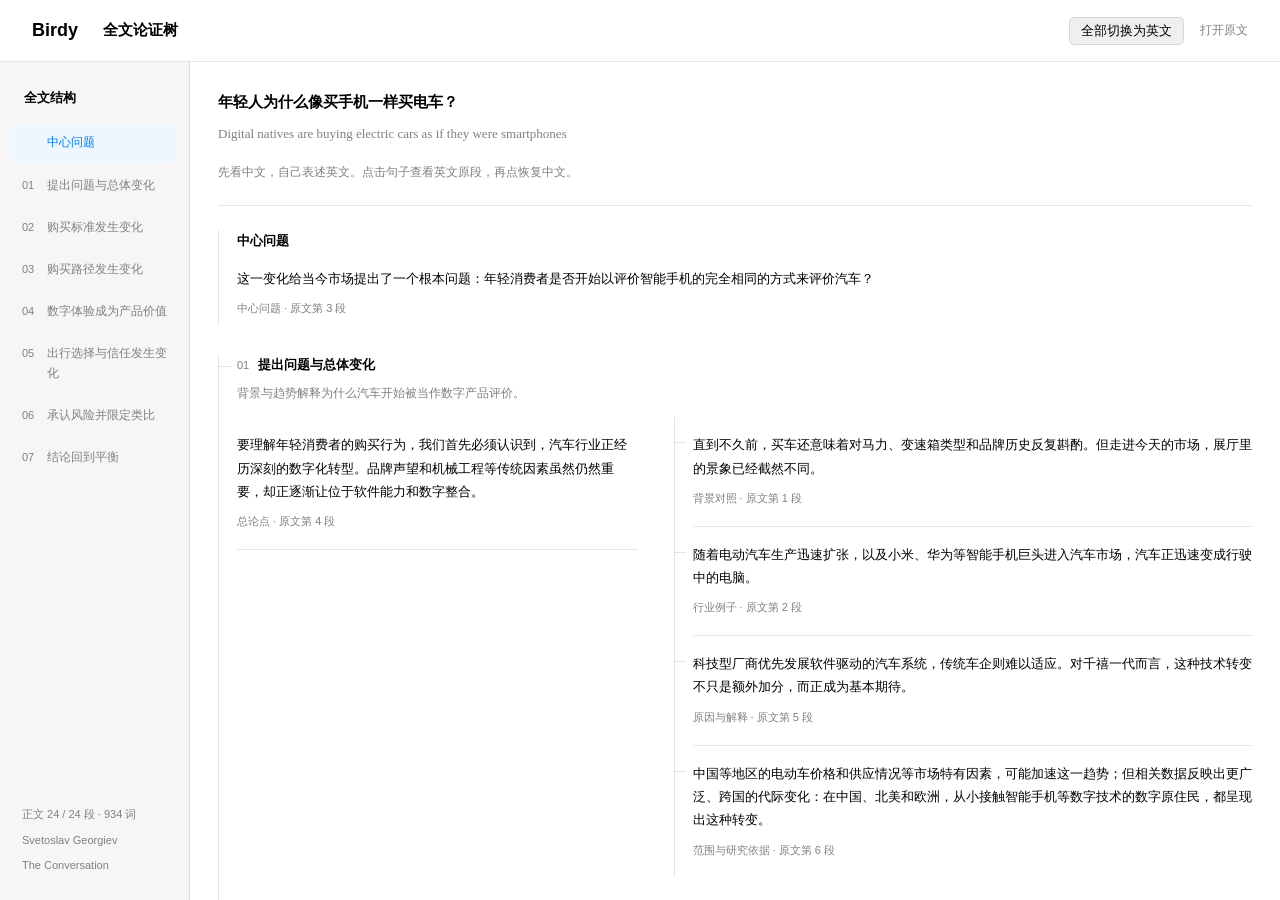
<file: prototypes/topic-practice/index.html>
<!doctype html>
<html lang="zh-CN">
<head>
<meta charset="utf-8"><meta name="viewport" content="width=device-width,initial-scale=1">
<title>Birdy · 全文论证树</title>
<link rel="stylesheet" href="styles.css?v=full-1">
</head>
<body>
<header class="app-header"><span class="brand">Birdy</span><span class="page-name">全文论证树</span><div class="header-actions"><button id="language" disabled>全部切换为英文</button><a href="https://theconversation.com/digital-natives-are-buying-electric-cars-as-if-they-were-smartphones-291483" target="_blank" rel="noreferrer">打开原文</a></div></header>
<div class="layout"><aside class="sidebar"><h2>全文结构</h2><nav id="outline" aria-label="全文论证层次"></nav><div class="source-info"><span id="coverage">正在读取全文…</span><span>Svetoslav Georgiev</span><span>The Conversation</span></div></aside>
<main id="reading" class="reading"><div class="article-header"><h1>年轻人为什么像买手机一样买电车？</h1><p class="article-title" lang="en">Digital natives are buying electric cars as if they were smartphones</p><p class="instruction">先看中文，自己表述英文。点击句子查看英文原段，再点恢复中文。</p></div>
<div class="tree" id="tree"><section class="root-wrap" id="question"><h2>中心问题</h2><div id="root"></div></section><div id="groups" class="groups"></div></div>
<details class="coverage-details" id="coverageDetails"><summary>原文段落覆盖 · <span id="coverageCount">载入中</span></summary><p>依照原文顺序逐段定位。正文不含图片说明、图片署名和站点推广。</p><div id="paragraphIndex" class="paragraph-index"></div></details>
<footer class="source-footer">中文为完整段落译文；英文保留转载全文的原始措辞、拼写及标点。<a href="https://www.inkl.com/news/digital-natives-are-buying-electric-cars-as-if-they-were-smartphones" target="_blank" rel="noreferrer">核对英文转载</a></footer>
<p id="error" role="status" hidden></p>
</main></div>
<script src="app.js?v=full-1"></script>
</body></html>
</file>
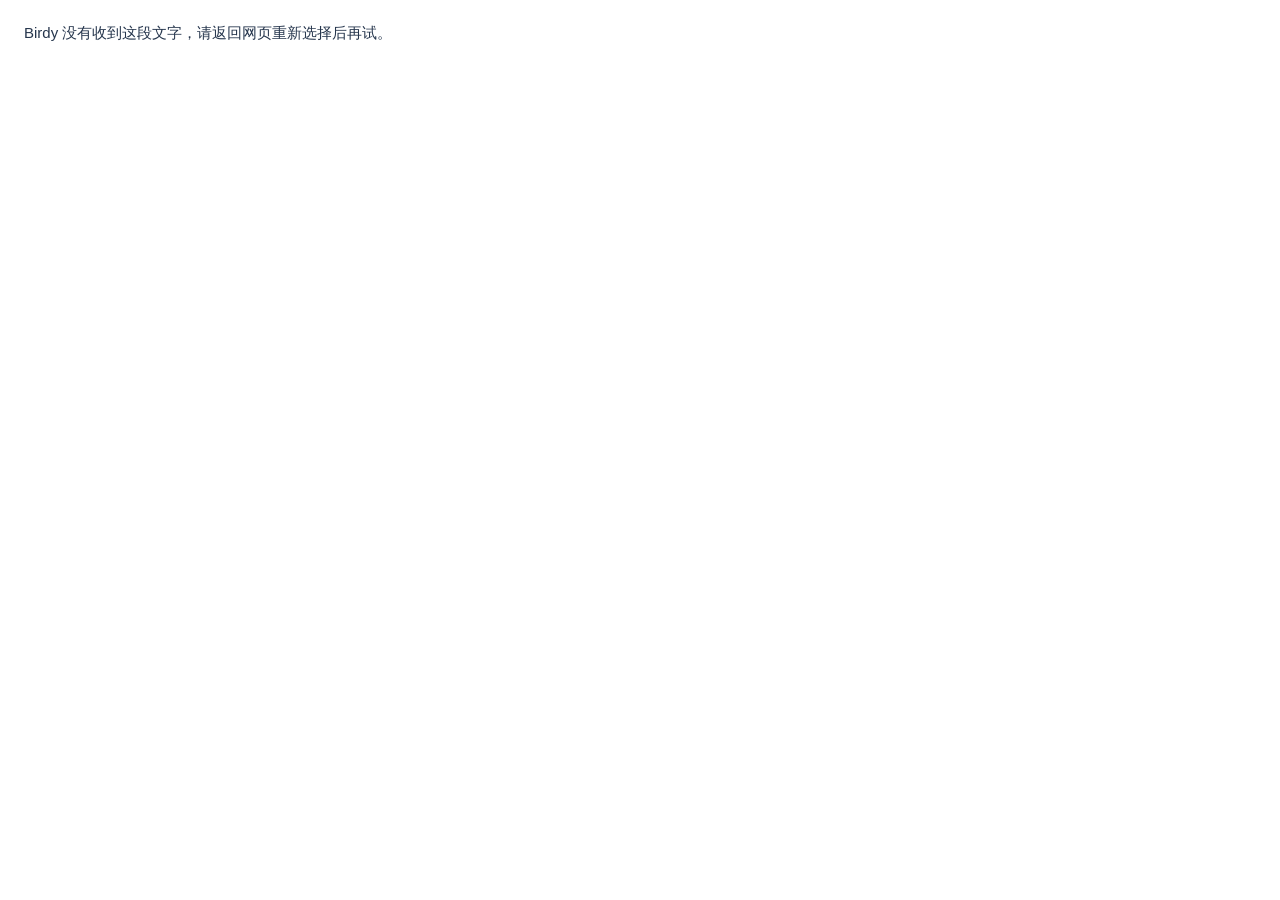
<file: BrowserExtension/launch.html>
<!doctype html>
<html lang="zh-CN">
  <head>
    <meta charset="utf-8">
    <meta name="viewport" content="width=device-width, initial-scale=1">
    <title>Birdy 精读</title>
    <style>
      body { margin: 0; padding: 24px; color: #26364d; font: 15px -apple-system, BlinkMacSystemFont, sans-serif; }
      a { color: #0878ed; }
    </style>
  </head>
  <body>
    <p>正在把选中的句子交给 Birdy…</p>
    <a id="fallback">如果 Birdy 没有自动打开，点这里继续</a>
    <script src="launch.js"></script>
  </body>
</html>
</file>
<file: prototypes/topic-practice/styles.css>
/* Birdy DESIGN.md / Design.swift roles. Web CSS px represent logical points,
   never Retina screenshot pixels. No automatic type scaling. */
:root{color-scheme:light dark;--primary:CanvasText;--secondary:GrayText;--surface:Canvas;--accent:#007aff;--line:color-mix(in srgb,CanvasText 10%,transparent);--quiet:color-mix(in srgb,CanvasText 3.5%,Canvas);--selected:color-mix(in srgb,var(--accent) 6.5%,Canvas);--sidebar:190px;--inset:28px;--toolbar-inset:32px;--font:-apple-system,BlinkMacSystemFont,'PingFang SC',sans-serif}
*{box-sizing:border-box}body{margin:0;background:var(--surface);color:var(--primary);font:13px var(--font)}button,a{font:inherit}button{cursor:pointer;color:inherit}a{color:var(--accent);text-decoration:none}a:hover{text-decoration:underline}button:focus-visible,a:focus-visible,summary:focus-visible{outline:2px solid var(--accent);outline-offset:3px}.app-header{height:62px;border-bottom:1px solid var(--line);display:flex;align-items:center;padding:0 var(--toolbar-inset);gap:25px}.brand{font-size:18px;font-weight:600}.page-name{font-size:15px;font-weight:600}.header-actions{margin-left:auto;display:flex;align-items:center;gap:16px;flex-shrink:0}.header-actions button{font-size:13px;padding:4px 11px;border:1px solid var(--line);border-radius:5px;background:ButtonFace;color:ButtonText;min-height:27px}.header-actions a{font-size:12px;color:var(--secondary)}.layout{height:calc(100dvh - 62px);display:grid;grid-template-columns:var(--sidebar) minmax(0,1fr)}.sidebar{border-right:1px solid var(--line);background:var(--quiet);padding:25px 12px;display:flex;flex-direction:column;overflow:auto}.sidebar h2{font-size:13px;font-weight:600;margin:0 12px 16px}.sidebar nav{display:flex;flex-direction:column;gap:5px}.sidebar nav a{display:flex;align-items:start;gap:8px;color:var(--secondary);padding:9px 10px;border-radius:4px;font-size:12px;line-height:1.6;text-decoration:none}.sidebar nav a .number{font-size:11px;min-width:17px;padding-top:1px}.sidebar nav a[aria-current="true"]{color:var(--accent);background:var(--selected)}.source-info{margin-top:auto;padding:28px 10px 0;display:flex;flex-direction:column;gap:8px;font-size:11px;color:var(--secondary);line-height:1.6}.reading{overflow:auto;min-width:0;padding:28px var(--inset) 36px;scroll-behavior:auto;scroll-padding-top:24px}.article-header{border-bottom:1px solid var(--line);padding-bottom:23px;margin-bottom:24px}.article-header h1{font-size:15px;font-weight:600;margin:0 0 10px;line-height:1.6}.article-title{font:13px/1.6 Georgia,serif;color:var(--secondary);margin:0 0 17px;overflow-wrap:anywhere}.instruction{font-size:12px;color:var(--secondary);margin:0;line-height:1.7}.root-wrap{margin:0 0 28px;padding-left:18px;border-left:1px solid var(--line)}h2{font-size:13px;font-weight:600;line-height:1.65;margin:0}.root-wrap h2{margin:0 0 9px}.root-wrap .sentence-node{padding:6px 0 8px}.groups{border-left:1px solid var(--line);margin-left:0;padding-left:18px}.group{position:relative;padding:0 0 28px;scroll-margin-top:24px}.group::before{content:'';position:absolute;left:-19px;top:12px;width:13px;border-top:1px solid var(--line)}.group-heading{display:flex;gap:9px;align-items:baseline;margin-bottom:8px}.group-heading .number{font-size:11px;color:var(--secondary)}.analysis{font-size:12px;line-height:1.75;color:var(--secondary);margin:0 0 13px}.group-content{display:grid;grid-template-columns:minmax(245px,.9fr) minmax(310px,1.3fr);gap:36px;align-items:start;min-width:0}.sentence-node{display:block;width:100%;min-width:0;text-align:left;background:transparent;border:0;border-bottom:1px solid var(--line);border-radius:0;padding:16px 0 18px;position:relative;color:var(--primary);scroll-margin-top:24px}.sentence-node:hover{background:var(--quiet)}.sentence-node.selected{background:var(--selected)}.sentence-node .sentence{font-size:13px;font-weight:400;line-height:1.8;white-space:pre-wrap;overflow-wrap:anywhere;display:block;word-break:normal}.sentence-node.en .sentence{font:15px/1.65 Georgia,serif;letter-spacing:normal}.metadata{display:flex;gap:12px;align-items:baseline;justify-content:space-between;font-size:11px;font-weight:400;color:var(--secondary);line-height:1.7;margin-top:9px}.metadata .switch-hint{visibility:hidden;font-size:11px}.sentence-node:hover .switch-hint,.sentence-node:focus-visible .switch-hint{visibility:visible}.metadata .reference{white-space:normal}.evidence{min-width:0;border-left:1px solid var(--line);padding-left:18px}.evidence .sentence-node::before{content:'';position:absolute;left:-19px;top:25px;width:12px;border-top:1px solid var(--line)}.evidence .sentence-node:first-child{padding-top:16px}.evidence .sentence-node:last-child{border-bottom:0}.root-wrap .sentence-node{border-bottom:0}.coverage-details{border-top:1px solid var(--line);padding:21px 0;margin-top:8px;font-size:12px;color:var(--secondary)}.coverage-details summary{cursor:pointer}.coverage-details p{line-height:1.8}.paragraph-index{display:flex;gap:8px;flex-wrap:wrap}.paragraph-index a{color:var(--secondary);padding:4px 7px;background:var(--quiet);border-radius:3px;font-size:11px}.source-footer{border-top:1px solid var(--line);padding-top:20px;font-size:11px;color:var(--secondary);line-height:1.9}.source-footer a{color:var(--secondary);font-size:12px;margin-left:12px}#error{font-size:13px}[hidden]{display:none!important}@media(max-width:999px){:root{--sidebar:164px;--inset:20px;--toolbar-inset:20px}.group-content{grid-template-columns:minmax(0,1fr);gap:0}.evidence{margin:13px 0 0 16px;padding-left:18px}.group{padding-bottom:30px}.sentence-node .sentence{line-height:1.8}.analysis{margin-bottom:8px}}@media(max-width:620px){.layout{grid-template-columns:minmax(0,1fr)}.sidebar{display:none}.app-header{gap:15px;flex-wrap:wrap;height:auto;min-height:62px;padding-top:12px;padding-bottom:12px}.page-name{font-size:15px}.header-actions{gap:10px}.header-actions a{display:none}.header-actions button{padding:4px 8px}.layout{height:calc(100dvh - 62px)}.reading{padding-top:22px}.metadata .switch-hint{display:none}}
</file>
